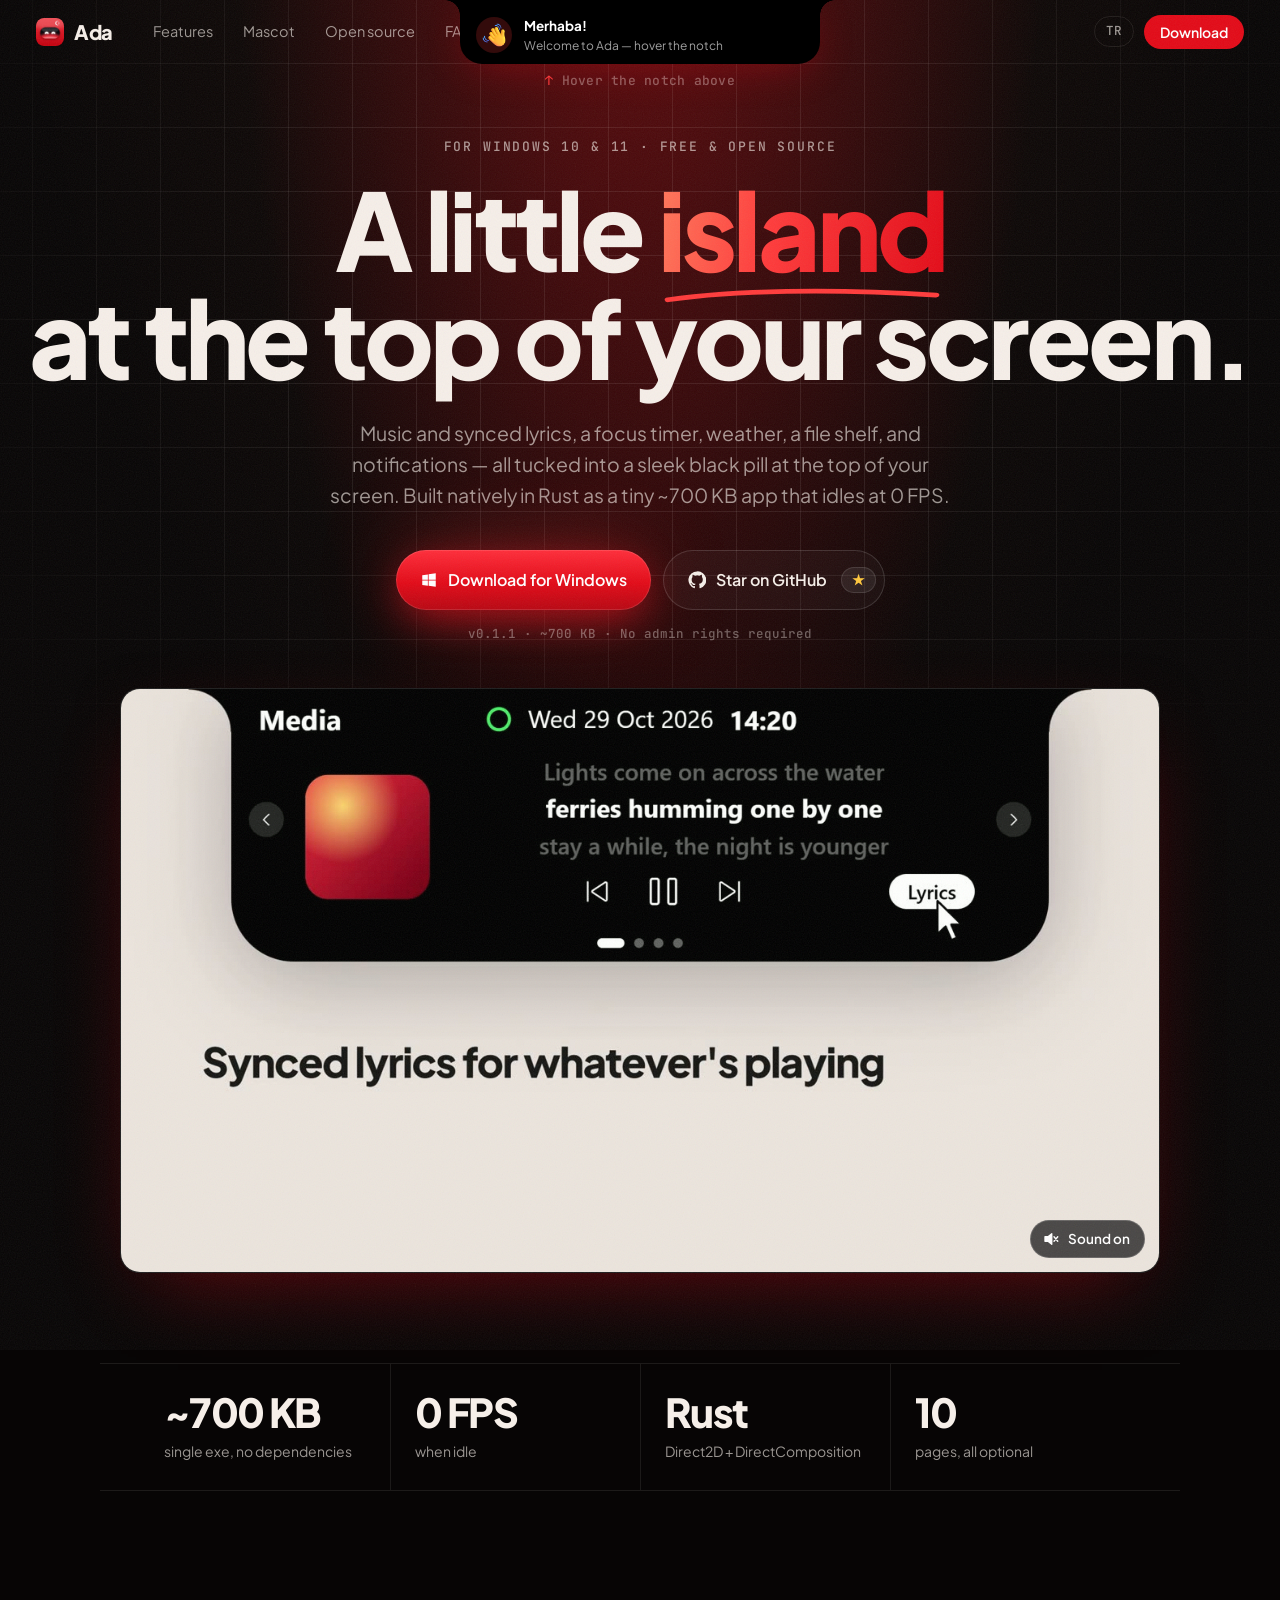
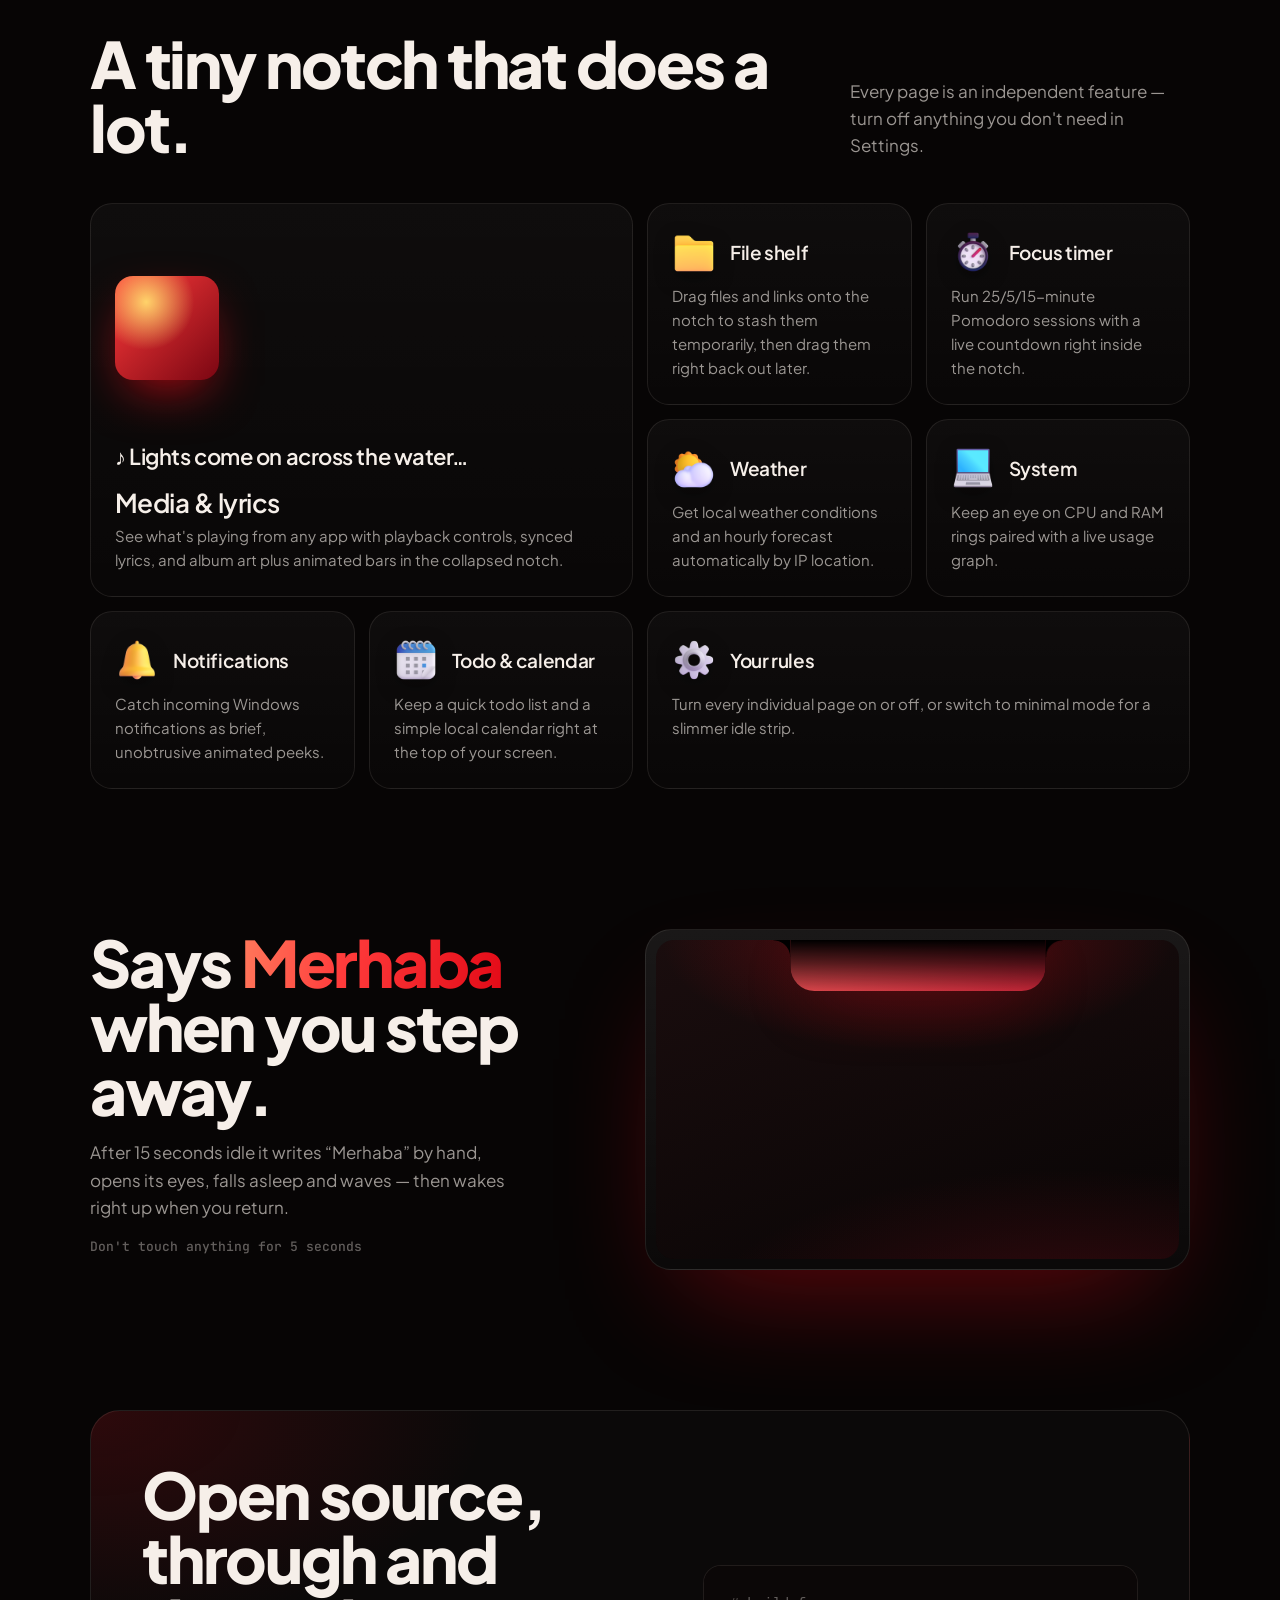
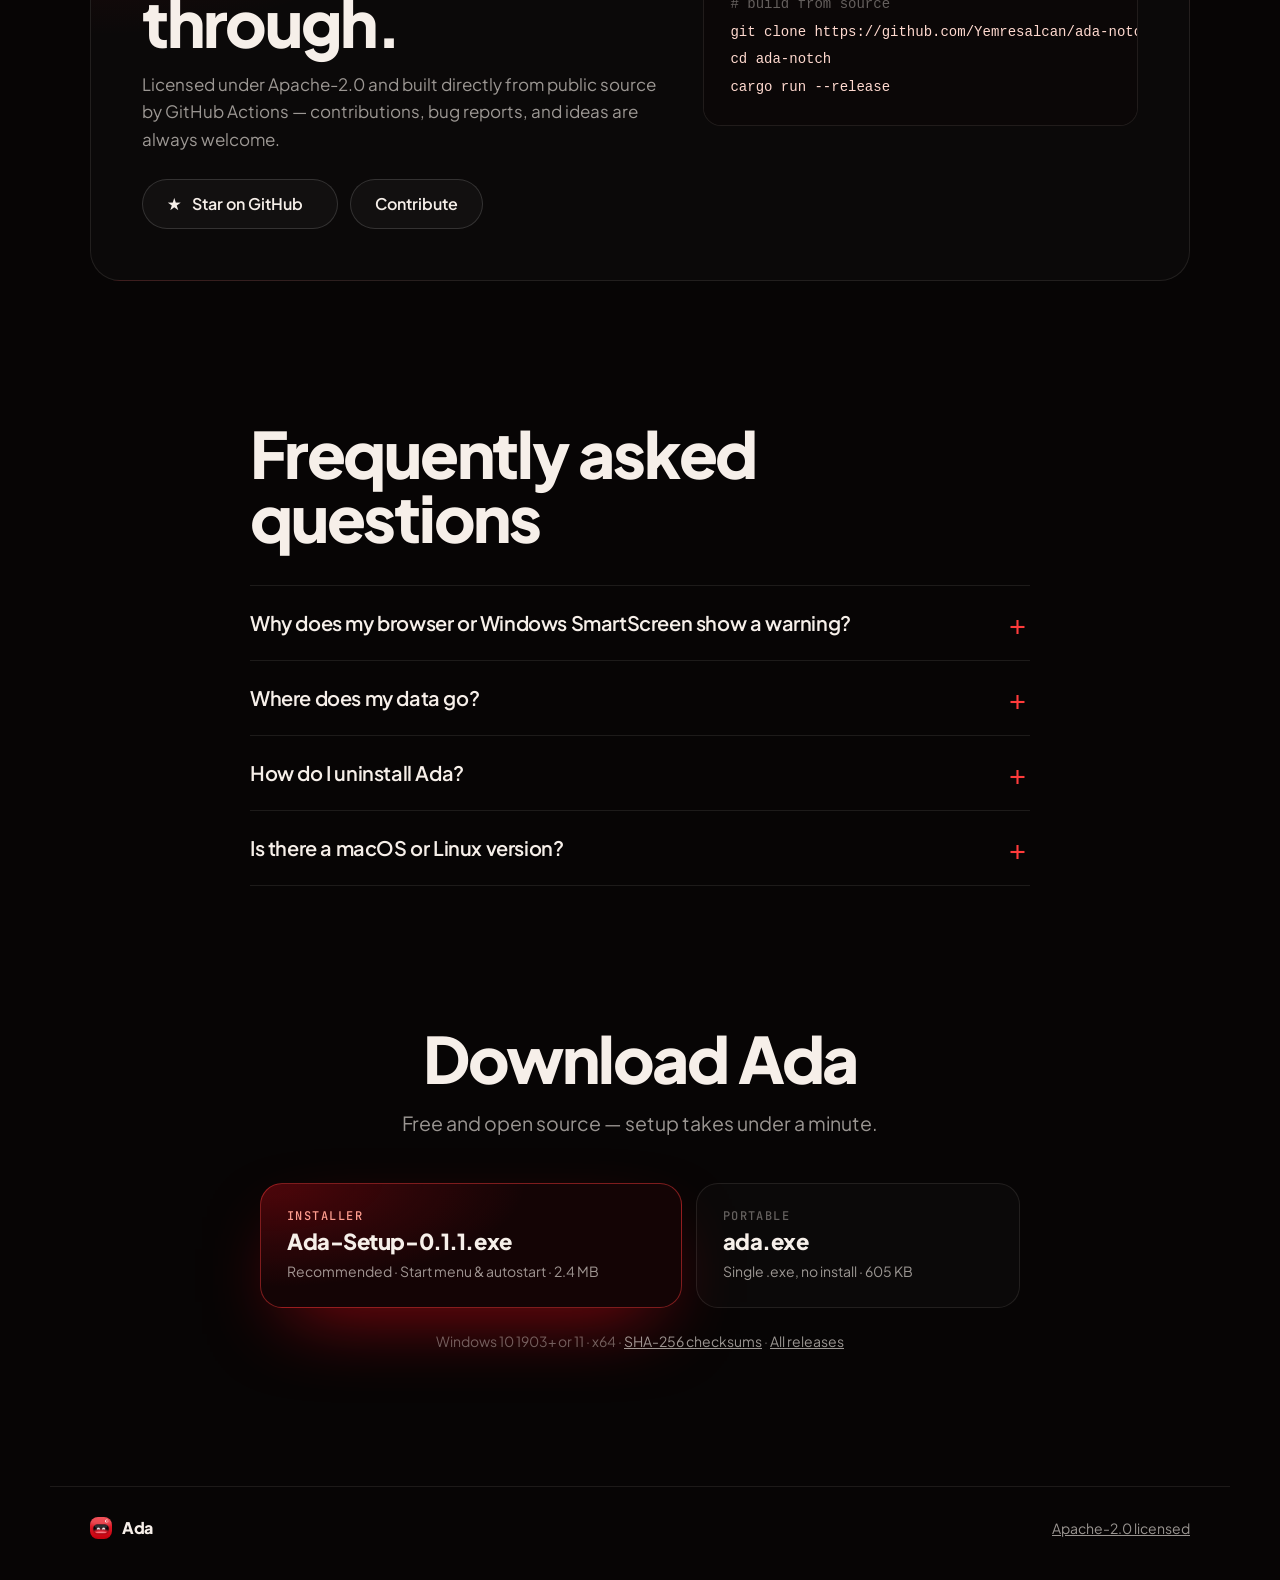
<file: docs/index.html>
<!doctype html>
<html lang="en">
<head>
  <meta charset="utf-8">
  <meta name="viewport" content="width=device-width, initial-scale=1">
  <title>Ada — Dynamic Island for Windows</title>
  <meta name="description" content="Ada is a free, open-source Dynamic Island for Windows 10 and 11: a small black notch at the top of the screen with media controls and synced lyrics, a focus timer, weather, CPU/RAM, a file shelf, todos, a calendar and notifications. Native Rust, ~700 KB, 0 FPS when idle.">
  <meta name="keywords" content="Dynamic Island for Windows, Windows notch, Windows 11 Dynamic Island, Windows 10, notch app, synced lyrics, now playing, focus timer, open source, Rust">
  <meta name="author" content="Yemresalcan">
  <meta name="robots" content="index, follow, max-image-preview:large">
  <link rel="canonical" href="https://yemresalcan.github.io/ada-notch/">

  <!-- Open Graph -->
  <meta property="og:type" content="website">
  <meta property="og:site_name" content="Ada">
  <meta property="og:url" content="https://yemresalcan.github.io/ada-notch/">
  <meta property="og:title" content="Ada — a Dynamic Island for Windows">
  <meta property="og:description" content="Free, open-source notch for Windows 10 & 11: now playing with synced lyrics, focus timer, weather, CPU/RAM, file shelf and more. Native Rust, ~700 KB.">
  <meta property="og:image" content="https://yemresalcan.github.io/ada-notch/assets/og.png">
  <meta property="og:image:width" content="1200">
  <meta property="og:image:height" content="630">
  <meta property="og:image:alt" content="Ada app icon with the text: A Dynamic Island for Windows — ~700 KB, Rust, free and open source">
  <meta property="og:video" content="https://yemresalcan.github.io/ada-notch/assets/ada-promo.mp4">
  <meta property="og:video:type" content="video/mp4">
  <meta property="og:video:width" content="1920">
  <meta property="og:video:height" content="1080">
  <meta property="og:locale" content="en_US">
  <meta property="og:locale:alternate" content="tr_TR">

  <!-- X / Twitter -->
  <meta name="twitter:card" content="summary_large_image">
  <meta name="twitter:site" content="@yesdev_exe">
  <meta name="twitter:creator" content="@yesdev_exe">
  <meta name="twitter:title" content="Ada — a Dynamic Island for Windows">
  <meta name="twitter:description" content="Free, open-source notch for Windows 10 & 11. Native Rust, ~700 KB, 0 FPS when idle.">
  <meta name="twitter:image" content="https://yemresalcan.github.io/ada-notch/assets/og.png">
  <meta name="twitter:image:alt" content="Ada — a Dynamic Island for Windows">

  <meta name="theme-color" content="#070505">
  <link rel="icon" type="image/png" href="assets/favicon.png">
  <link rel="apple-touch-icon" href="assets/icon.png">
  <link rel="alternate" type="text/plain" title="LLM summary" href="llms.txt">
  <link rel="preconnect" href="https://fonts.googleapis.com">
  <link rel="preconnect" href="https://fonts.gstatic.com" crossorigin>
  <link href="https://fonts.googleapis.com/css2?family=Caveat:wght@600&family=JetBrains+Mono:wght@500&family=Plus+Jakarta+Sans:wght@400;500;600;700;800&display=swap" rel="stylesheet">
  <link rel="stylesheet" href="notch.css?v=13">
  <link rel="stylesheet" href="styles.css?v=13">

  <script type="application/ld+json">
  {
    "@context": "https://schema.org",
    "@graph": [
      {
        "@type": "SoftwareApplication",
        "@id": "https://yemresalcan.github.io/ada-notch/#app",
        "name": "Ada",
        "alternateName": "Ada notch",
        "description": "A free, open-source Dynamic Island-style notch for Windows 10 and 11 with media controls and synced lyrics, a focus timer, weather, CPU and RAM monitor, file shelf, todos, a local calendar, notification previews and an idle mascot.",
        "applicationCategory": "UtilitiesApplication",
        "operatingSystem": "Windows 10, Windows 11",
        "url": "https://yemresalcan.github.io/ada-notch/",
        "downloadUrl": "https://github.com/Yemresalcan/ada-notch/releases/latest",
        "installUrl": "https://github.com/Yemresalcan/ada-notch/releases/latest",
        "image": "https://yemresalcan.github.io/ada-notch/assets/og.png",
        "screenshot": "https://yemresalcan.github.io/ada-notch/screenshot.png",
        "fileSize": "700KB",
        "license": "https://www.apache.org/licenses/LICENSE-2.0",
        "isAccessibleForFree": true,
        "offers": { "@type": "Offer", "price": "0", "priceCurrency": "USD" },
        "author": { "@type": "Person", "name": "Yemresalcan", "url": "https://github.com/Yemresalcan" },
        "codeRepository": "https://github.com/Yemresalcan/ada-notch",
        "programmingLanguage": "Rust",
        "featureList": [
          "Now playing from any app with synced lyrics",
          "Pomodoro focus timer",
          "Local weather (location by IP, no setup)",
          "CPU and RAM monitor",
          "File and link shelf with drag and drop",
          "Todo list and local calendar",
          "Windows notification previews",
          "Idle mascot that says Merhaba",
          "Every page can be turned off in Settings"
        ],
        "video": {
          "@type": "VideoObject",
          "name": "Ada — a Dynamic Island for Windows",
          "description": "23-second demo of Ada: synced lyrics, focus timer, weather, CPU/RAM and the idle mascot.",
          "contentUrl": "https://yemresalcan.github.io/ada-notch/assets/ada-promo.mp4",
          "thumbnailUrl": "https://yemresalcan.github.io/ada-notch/assets/ada-promo-poster.jpg",
          "uploadDate": "2026-10-29T22:13:00+03:00",
          "duration": "PT24S"
        }
      },
      {
        "@type": "WebSite",
        "@id": "https://yemresalcan.github.io/ada-notch/#site",
        "url": "https://yemresalcan.github.io/ada-notch/",
        "name": "Ada",
        "inLanguage": ["en", "tr"],
        "about": { "@id": "https://yemresalcan.github.io/ada-notch/#app" }
      },
      {
        "@type": "FAQPage",
        "mainEntity": [
          {
            "@type": "Question",
            "name": "Why does my browser or Windows SmartScreen show a warning?",
            "acceptedAnswer": {
              "@type": "Answer",
              "text": "Ada is new and not yet code-signed, so browsers and SmartScreen show a standard reputation warning — not a virus detection. Verify the download with SHA-256 against SHA256SUMS.txt, then choose “More info → Run anyway”."
            }
          },
          {
            "@type": "Question",
            "name": "Where does my data go?",
            "acceptedAnswer": {
              "@type": "Answer",
              "text": "Everything stays local in %APPDATA%\\Ada with zero telemetry. Only weather (MET Norway, location by IP) and synced lyrics (LRCLIB) are fetched when enabled."
            }
          },
          {
            "@type": "Question",
            "name": "How do I uninstall Ada?",
            "acceptedAnswer": {
              "@type": "Answer",
              "text": "Uninstall anytime from Settings › Apps, with an optional prompt to remove your local data. For the portable ada.exe, simply delete the file."
            }
          },
          {
            "@type": "Question",
            "name": "Is there a macOS or Linux version?",
            "acceptedAnswer": {
              "@type": "Answer",
              "text": "Windows only — the notch idea comes from Mac, and Ada brings it natively to Windows 10 and 11."
            }
          }
        ]
      }
    ]
  }
  </script>
</head>
<body>
  <div class="grain" aria-hidden="true"></div>

  <!-- The live notch: the page itself plays the Windows screen. -->
  <div class="ada" id="ada" data-state="collapsed" aria-label="Ada demo"></div>

  <header class="nav">
    <a class="brand" href="#top" aria-label="Ada">
      <img src="assets/icon.png" alt="" width="28" height="28">
      <span>Ada</span>
    </a>
    <nav class="nav-links">
      <a href="#features" data-i18n="nav.features">Features</a>
      <a href="#mascot" data-i18n="nav.mascot">Mascot</a>
      <a href="#opensource" data-i18n="nav.opensource">Open source</a>
      <a href="#faq" data-i18n="nav.faq">FAQ</a>
    </nav>
    <div class="nav-actions">
      <button class="lang" id="lang-toggle" type="button" aria-label="Language">EN</button>
      <a class="btn btn-small" data-download="setup" href="https://github.com/Yemresalcan/ada-notch/releases/latest" data-i18n="nav.download">Download</a>
    </div>
  </header>

  <main id="top">
    <section class="hero">
      <div class="hero-beam" aria-hidden="true"></div>
      <div class="hero-spot" aria-hidden="true"></div>
      <p class="hint"><span class="hint-arrow">↑</span> <span class="hint-hover" data-i18n="hero.hint">Hover the notch above</span><span class="hint-touch" data-i18n="hero.hint_touch">Tap the notch above</span></p>
      <p class="eyebrow reveal" data-i18n="hero.eyebrow">For Windows 10 &amp; 11 · Free &amp; open source</p>
      <h1 class="reveal" data-i18n-html="hero.title_html">A little <em>island</em><br>at the top of your screen.</h1>
      <p class="lede reveal" data-i18n="hero.sub">Music and synced lyrics, a focus timer, weather, a file shelf, and notifications — all tucked into a sleek black pill at the top of your screen. Built natively in Rust as a tiny ~700 KB app that idles at 0 FPS.</p>
      <div class="cta reveal">
        <a class="btn btn-primary" id="hero-download" data-download="setup" href="https://github.com/Yemresalcan/ada-notch/releases/latest">
          <svg viewBox="0 0 24 24" aria-hidden="true"><path d="M3 5.5 10.5 4.5v7H3zM11.5 4.4 21 3v8.5h-9.5zM3 12.5h7.5v7L3 18.5zM11.5 12.5H21V21l-9.5-1.4z"/></svg>
          <span data-i18n="hero.cta">Download for Windows</span>
        </a>
        <a class="btn btn-ghost btn-star" href="https://github.com/Yemresalcan/ada-notch">
          <svg viewBox="0 0 24 24" aria-hidden="true"><path d="M12 .5a11.5 11.5 0 0 0-3.6 22.4c.6.1.8-.3.8-.6v-2.2c-3.2.7-3.9-1.4-3.9-1.4-.5-1.3-1.3-1.7-1.3-1.7-1-.7.1-.7.1-.7 1.2.1 1.8 1.2 1.8 1.2 1 1.8 2.8 1.3 3.5 1 .1-.8.4-1.3.7-1.6-2.6-.3-5.2-1.3-5.2-5.7 0-1.3.4-2.3 1.2-3.1-.1-.3-.5-1.5.1-3.1 0 0 1-.3 3.2 1.2a11 11 0 0 1 5.8 0c2.2-1.5 3.2-1.2 3.2-1.2.6 1.6.2 2.8.1 3.1.8.8 1.2 1.9 1.2 3.1 0 4.4-2.7 5.4-5.2 5.7.4.4.8 1.1.8 2.2v3.3c0 .3.2.7.8.6A11.5 11.5 0 0 0 12 .5Z"/></svg>
          <span data-i18n="hero.cta2">Star on GitHub</span>
          <span class="star-pill" aria-hidden="true"><span class="star-icon">★</span><b class="star-count" data-stars></b></span>
        </a>
      </div>
      <p class="meta reveal" data-i18n="hero.meta">v0.1.1 · ~700 KB · No admin rights required</p>
      <div class="hero-video reveal">
        <video id="promo" src="assets/ada-promo.mp4" poster="assets/ada-promo-poster.jpg"
          muted autoplay loop playsinline preload="auto" aria-label="Ada promo video"
          title="Ada demo: synced lyrics, focus timer, weather, CPU/RAM and the idle mascot"></video>
        <button class="sound-btn" id="promo-sound" type="button" aria-pressed="false">
          <svg viewBox="0 0 24 24" aria-hidden="true"><path d="M4 9v6h4l5 4V5L8 9H4z"/><path class="wave" d="M16 9a4 4 0 0 1 0 6M18.5 6.5a7.5 7.5 0 0 1 0 11"/><path class="x" d="M16 9l5 6M21 9l-5 6"/></svg>
          <span class="lbl-on" data-i18n="hero.sound_on">Sound on</span>
          <span class="lbl-off" data-i18n="hero.sound_off">Sound off</span>
        </button>
      </div>
    </section>

    <section class="stats" aria-label="Ada in numbers">
      <div class="stat"><b data-i18n="stat.size.v">~700 KB</b><span data-i18n="stat.size.l">single exe, no dependencies</span></div>
      <div class="stat"><b data-i18n="stat.cpu.v">0 FPS</b><span data-i18n="stat.cpu.l">when idle</span></div>
      <div class="stat"><b data-i18n="stat.native.v">Rust</b><span data-i18n="stat.native.l">Direct2D + DirectComposition</span></div>
      <div class="stat"><b data-i18n="stat.pages.v">10</b><span data-i18n="stat.pages.l">pages, all optional</span></div>
    </section>

    <section class="features" id="features">
      <header class="section-head">
        <h2 data-i18n="feat.title">A tiny notch that does a lot.</h2>
        <p data-i18n="feat.sub">Every page is an independent feature — turn off anything you don't need in Settings.</p>
      </header>
      <div class="grid">
        <article class="card card-wide">
          <div class="card-art art-media" aria-hidden="true">
            <div class="cover"></div>
            <div class="track"><i></i><i></i><i></i><i></i><i></i></div>
            <div class="lyric"><span>♪ Lights come on across the water…</span></div>
          </div>
          <h3 data-i18n="feat.media.t">Media &amp; lyrics</h3>
          <p data-i18n="feat.media.d">See what's playing from any app with playback controls, synced lyrics, and album art plus animated bars in the collapsed notch.</p>
        </article>
        <article class="card">
          <div class="card-head">
            <img class="card-icon" src="assets/icons/shelf.png" alt="" width="44" height="44" loading="lazy">
            <h3 data-i18n="feat.shelf.t">File shelf</h3>
          </div>
          <p data-i18n="feat.shelf.d">Drag files and links onto the notch to stash them temporarily, then drag them right back out later.</p>
        </article>
        <article class="card">
          <div class="card-head">
            <img class="card-icon" src="assets/icons/focus.png" alt="" width="44" height="44" loading="lazy">
            <h3 data-i18n="feat.focus.t">Focus timer</h3>
          </div>
          <p data-i18n="feat.focus.d">Run 25/5/15-minute Pomodoro sessions with a live countdown right inside the notch.</p>
        </article>
        <article class="card">
          <div class="card-head">
            <img class="card-icon" src="assets/icons/weather.png" alt="" width="44" height="44" loading="lazy">
            <h3 data-i18n="feat.weather.t">Weather</h3>
          </div>
          <p data-i18n="feat.weather.d">Get local weather conditions and an hourly forecast automatically by IP location.</p>
        </article>
        <article class="card">
          <div class="card-head">
            <img class="card-icon" src="assets/icons/system.png" alt="" width="44" height="44" loading="lazy">
            <h3 data-i18n="feat.system.t">System</h3>
          </div>
          <p data-i18n="feat.system.d">Keep an eye on CPU and RAM rings paired with a live usage graph.</p>
        </article>
        <article class="card">
          <div class="card-head">
            <img class="card-icon" src="assets/icons/notify.png" alt="" width="44" height="44" loading="lazy">
            <h3 data-i18n="feat.notify.t">Notifications</h3>
          </div>
          <p data-i18n="feat.notify.d">Catch incoming Windows notifications as brief, unobtrusive animated peeks.</p>
        </article>
        <article class="card">
          <div class="card-head">
            <img class="card-icon" src="assets/icons/todo.png" alt="" width="44" height="44" loading="lazy">
            <h3 data-i18n="feat.todo.t">Todo &amp; calendar</h3>
          </div>
          <p data-i18n="feat.todo.d">Keep a quick todo list and a simple local calendar right at the top of your screen.</p>
        </article>
        <article class="card card-span2">
          <div class="card-head">
            <img class="card-icon" src="assets/icons/settings.png" alt="" width="44" height="44" loading="lazy">
            <h3 data-i18n="feat.settings.t">Your rules</h3>
          </div>
          <p data-i18n="feat.settings.d">Turn every individual page on or off, or switch to minimal mode for a slimmer idle strip.</p>
        </article>
      </div>
    </section>

    <section class="mascot" id="mascot">
      <div class="mascot-copy">
        <h2 data-i18n-html="mascot.title_html">Says <em>Merhaba</em><br>when you step away.</h2>
        <p data-i18n="mascot.sub">After 15 seconds idle it writes “Merhaba” by hand, opens its eyes, falls asleep and waves — then wakes right up when you return.</p>
        <p class="try" data-i18n="mascot.try">Don't touch anything for 5 seconds</p>
      </div>
      <div class="mascot-stage" aria-hidden="true">
        <div class="stage-screen">
          <div class="ada ada-demo" id="ada-demo" data-state="mascot"></div>
        </div>
      </div>
    </section>

    <section class="opensource" id="opensource">
      <div class="os-card">
        <div>
          <h2 data-i18n="os.title">Open source, through and through.</h2>
          <p data-i18n="os.sub">Licensed under Apache-2.0 and built directly from public source by GitHub Actions — contributions, bug reports, and ideas are always welcome.</p>
          <div class="cta">
            <a class="btn btn-ghost" href="https://github.com/Yemresalcan/ada-notch">
              <span aria-hidden="true">★</span> <span data-i18n="os.star">Star on GitHub</span> <b class="stars" data-stars></b>
            </a>
            <a class="btn btn-ghost" href="https://github.com/Yemresalcan/ada-notch/blob/main/CONTRIBUTING.md" data-i18n="os.contribute">Contribute</a>
          </div>
        </div>
        <pre class="code" aria-label="Build from source"><code><span class="c"># build from source</span>
git clone https://github.com/Yemresalcan/ada-notch
cd ada-notch
cargo run --release</code></pre>
      </div>
    </section>

    <section class="faq" id="faq">
      <h2 data-i18n="faq.title">Frequently asked questions</h2>
      <details>
        <summary data-i18n="faq.q1">Why does my browser or Windows SmartScreen show a warning?</summary>
        <p data-i18n="faq.a1">Ada is new and not yet code-signed, so browsers and SmartScreen show a standard reputation warning — not a virus detection. Verify the download with SHA-256 against SHA256SUMS.txt, then choose “More info → Run anyway”.</p>
      </details>
      <details>
        <summary data-i18n="faq.q2">Where does my data go?</summary>
        <p data-i18n="faq.a2">Everything stays local in %APPDATA%\Ada with zero telemetry. Only weather (MET Norway, location by IP) and synced lyrics (LRCLIB) are fetched when enabled.</p>
      </details>
      <details>
        <summary data-i18n="faq.q3">How do I uninstall Ada?</summary>
        <p data-i18n="faq.a3">Uninstall anytime from Settings › Apps, with an optional prompt to remove your local data. For the portable ada.exe, simply delete the file.</p>
      </details>
      <details>
        <summary data-i18n="faq.q4">Is there a macOS or Linux version?</summary>
        <p data-i18n="faq.a4">Windows only — the notch idea comes from Mac, and Ada brings it natively to Windows 10 and 11.</p>
      </details>
    </section>

    <section class="download" id="download">
      <h2 data-i18n="dl.title">Download Ada</h2>
      <p class="lede" data-i18n="dl.sub">Free and open source — setup takes under a minute.</p>
      <div class="dl-grid">
        <a class="dl-card dl-primary" id="dl-setup" href="https://github.com/Yemresalcan/ada-notch/releases/latest">
          <span class="dl-kicker" data-i18n="dl.setup">Installer</span>
          <b>Ada-Setup-<span data-version>0.1.1</span>.exe</b>
          <span class="dl-note"><span data-i18n="dl.setup_note">Recommended · Start menu &amp; autostart</span> · <span data-size="setup">2.4 MB</span></span>
        </a>
        <a class="dl-card" id="dl-portable" href="https://github.com/Yemresalcan/ada-notch/releases/latest">
          <span class="dl-kicker" data-i18n="dl.portable">Portable</span>
          <b>ada.exe</b>
          <span class="dl-note"><span data-i18n="dl.portable_note">Single .exe, no install</span> · <span data-size="portable">605 KB</span></span>
        </a>
      </div>
      <p class="dl-foot">
        <span data-i18n="dl.req">Windows 10 1903+ or 11 · x64</span> ·
        <a id="dl-sha" href="https://github.com/Yemresalcan/ada-notch/releases/latest" data-i18n="dl.sha">SHA-256 checksums</a> ·
        <a href="https://github.com/Yemresalcan/ada-notch/releases" data-i18n="dl.all">All releases</a>
      </p>
    </section>
  </main>

  <footer class="footer">
    <span class="brand"><img src="assets/icon.png" alt="" width="22" height="22"> Ada</span>
    <span><a href="https://github.com/Yemresalcan/ada-notch/blob/main/LICENSE" data-i18n="footer.license">Apache-2.0 licensed</a></span>
  </footer>

  <script src="notch.js?v=13" defer></script>
  <script src="js/i18n.js?v=13" defer></script>
  <script src="js/release.js?v=13" defer></script>
  <script src="main.js?v=13" defer></script>
</body>
</html>
</file>
<file: docs/notch.css>
/* Live Ada notch replica (same geometry as the app: 150x30 collapsed,
   420x140 expanded, concave top "ears", springy resize). */
.ada {
  --w: 230px;
  --h: 30px;
  --r: 14px;
  --ear: 10px;
  position: fixed;
  top: 0;
  left: 50%;
  transform: translateX(-50%);
  z-index: 60;
  font-family: "Segoe UI Variable Text", "Segoe UI", "Plus Jakarta Sans", sans-serif;
  color: #fff;
  user-select: none;
}
.ada[data-state="collapsed"] { --w: 230px; --h: 30px; --r: 14px; --ear: 10px; }
.ada[data-state="mascot"] { --w: 150px; --h: 30px; --r: 14px; --ear: 10px; }
.ada[data-state="peek"] { --w: 360px; --h: 64px; --r: 22px; --ear: 15px; }
.ada[data-state="expanded"] { --w: 420px; --h: 140px; --r: 32px; --ear: 22px; }

.ada-body {
  position: relative;
  width: var(--w);
  height: var(--h);
  background: #000;
  border-radius: 0 0 var(--r) var(--r);
  transition:
    width 0.62s cubic-bezier(0.34, 1.42, 0.52, 1),
    height 0.62s cubic-bezier(0.34, 1.42, 0.52, 1),
    border-radius 0.5s ease;
  box-shadow: 0 10px 40px -10px rgba(227, 10, 23, 0.35);
}
/* Concave ears: a square minus a quarter circle, flush with the top edge. */
.ada-body::before,
.ada-body::after {
  content: "";
  position: absolute;
  top: 0;
  width: var(--ear);
  height: var(--ear);
  transition: width 0.5s, height 0.5s;
}
.ada-body::before { right: 100%; background: radial-gradient(circle at 0 100%, transparent calc(var(--ear) - 0.5px), #000 var(--ear)); }
.ada-body::after { left: 100%; background: radial-gradient(circle at 100% 100%, transparent calc(var(--ear) - 0.5px), #000 var(--ear)); }

.ada-layer {
  position: absolute;
  inset: 0;
  opacity: 0;
  pointer-events: none;
  transition: opacity 0.25s ease;
  overflow: hidden;
  border-radius: inherit;
}
.ada[data-state="collapsed"] .ada-collapsed,
.ada[data-state="peek"] .ada-peek,
.ada[data-state="mascot"] .ada-mascot,
.ada[data-state="expanded"] .ada-panel { opacity: 1; pointer-events: auto; transition-delay: 0.18s; }

/* ---- collapsed: live activity (music) ---- */
.ada-collapsed { display: flex; align-items: center; gap: 10px; padding: 0 14px 0 10px; }
.ada-art { width: 20px; height: 20px; flex: none; border-radius: 5px; background: radial-gradient(circle at 30% 25%, #ffd36a, transparent 50%), linear-gradient(135deg, #ff3b3b, #7a0612); }
.ada-song { flex: 1; min-width: 0; font-size: 11px; color: rgba(255, 255, 255, 0.62); white-space: nowrap; overflow: hidden; text-overflow: ellipsis; }
.ada-bars { display: flex; gap: 2.5px; align-items: center; height: 14px; }
.ada-bars i { width: 2.5px; height: 30%; border-radius: 2px; background: #fff; animation: ada-eq 0.9s ease-in-out infinite; }
.ada-bars i:nth-child(2) { animation-delay: -0.25s; }
.ada-bars i:nth-child(3) { animation-delay: -0.5s; }
.ada-bars i:nth-child(4) { animation-delay: -0.12s; }
@keyframes ada-eq { 50% { height: 100%; } }

/* ---- peek ---- */
.ada-peek { display: flex; align-items: center; gap: 12px; padding: 6px 18px 0 16px; }
.ada-bubble { width: 36px; height: 36px; flex: none; display: grid; place-items: center; border-radius: 50%; background: rgba(255, 59, 59, 0.2); overflow: visible; }
.ada-bubble img { width: 26px; height: 26px; display: block; transform-origin: 70% 80%; animation: ada-peek-wave 1.6s ease-in-out 2; }
@keyframes ada-peek-wave { 0%, 100% { transform: rotate(0); } 20% { transform: rotate(-16deg); } 40% { transform: rotate(12deg); } 60% { transform: rotate(-10deg); } 80% { transform: rotate(6deg); } }
.ada-peek b { display: block; font-size: 13.5px; }
.ada-peek b + span { display: block; font-size: 12px; color: rgba(255, 255, 255, 0.62); white-space: nowrap; overflow: hidden; text-overflow: ellipsis; }

/* ---- expanded panel ---- */
.ada-panel { font-size: 12px; }
.ada-head { position: absolute; left: 0; right: 0; top: 0; height: 30px; display: flex; align-items: center; justify-content: center; gap: 8px; }
.ada-title { position: absolute; left: 14px; font-weight: 700; font-size: 14.5px; }
.ada-date { color: #fff; font-size: 12.5px; }
.ada-clock { font-weight: 700; font-size: 13.5px; }
.ada-ring { width: 15px; height: 15px; }
.ada-viewport { position: absolute; left: 38px; right: 38px; top: 32px; height: 88px; overflow: hidden; }
.ada-track { display: flex; height: 100%; transition: transform 0.55s cubic-bezier(0.34, 1.2, 0.5, 1); }
.ada-page { flex: 0 0 100%; height: 100%; position: relative; }
.ada-arrow {
  position: absolute;
  top: 67px;
  width: 18px;
  height: 18px;
  margin-top: -9px;
  border: 0;
  border-radius: 50%;
  background: rgba(255, 255, 255, 0.14);
  color: #fff;
  font: 10px/18px sans-serif;
  padding: 0;
  cursor: pointer;
}
.ada-arrow:hover { background: rgba(255, 255, 255, 0.24); }
.ada-prev { left: 9px; }
.ada-next { right: 9px; }
.ada-dots { position: absolute; bottom: 7px; left: 0; right: 0; display: flex; justify-content: center; gap: 5px; }
.ada-dots button { width: 5px; height: 5px; padding: 0; border: 0; border-radius: 3px; background: rgba(255, 255, 255, 0.38); cursor: pointer; transition: width 0.3s, background 0.3s; }
.ada-dots button.on { width: 14px; background: #fff; }

/* pages */
.pg-media { display: flex; gap: 14px; align-items: center; }
.pg-media .cover { width: 64px; height: 64px; flex: none; border-radius: 12px; background: radial-gradient(circle at 30% 25%, #ffd36a, transparent 45%), linear-gradient(135deg, #ff3b3b, #7a0612); }
.pg-media .info { flex: 1; min-width: 0; }
.pg-media b { display: block; font-size: 14px; }
.pg-media .artist { color: rgba(255, 255, 255, 0.62); font-size: 12px; }
.pg-media .bar { height: 3px; margin: 9px 0 4px; border-radius: 2px; background: rgba(255, 255, 255, 0.14); overflow: hidden; }
.pg-media .bar i { display: block; height: 100%; width: 35%; background: #fff; border-radius: 2px; transition: width 1s linear; }
.pg-media .ctrls { display: flex; gap: 22px; justify-content: center; font-size: 13px; }
.pg-ring { display: flex; align-items: center; gap: 18px; height: 100%; }
.pg-ring .big { position: relative; width: 70px; height: 70px; flex: none; }
.pg-ring .big svg { width: 100%; height: 100%; transform: rotate(-90deg); }
.pg-ring .big b { position: absolute; inset: 0; display: grid; place-items: center; font-size: 14px; }
.pg-ring .pills { display: flex; gap: 6px; flex-wrap: wrap; }
.pg-ring .pills span { padding: 6px 12px; border-radius: 12px; background: rgba(255, 255, 255, 0.08); font-size: 12px; }
.pg-ring .note { margin-top: 8px; font-size: 11px; color: rgba(255, 255, 255, 0.5); }
.pg-weather { display: flex; align-items: center; gap: 16px; height: 100%; }
.pg-weather .now { display: flex; align-items: center; gap: 6px; }
.pg-weather .emoji { font-size: 30px; }
.pg-weather .temp { font-size: 28px; font-weight: 700; }
.pg-weather .cond { font-size: 11px; color: rgba(255, 255, 255, 0.62); }
.pg-weather .hours { flex: 1; display: flex; justify-content: space-between; padding: 8px 10px; border-radius: 10px; background: rgba(255, 255, 255, 0.08); text-align: center; font-size: 11px; }
.pg-weather .hours span { display: block; color: rgba(255, 255, 255, 0.62); }
.pg-system { display: flex; align-items: center; gap: 14px; height: 100%; }
.pg-system .gauge { position: relative; width: 56px; height: 56px; flex: none; text-align: center; }
.pg-system .gauge svg { width: 100%; height: 100%; transform: rotate(-90deg); }
.pg-system .gauge b { position: absolute; inset: 0; display: grid; place-items: center; font-size: 12px; }
.pg-system .spark { flex: 1; height: 64px; border-radius: 10px; background: rgba(255, 255, 255, 0.08); padding: 6px 8px; }
.pg-system .spark svg { width: 100%; height: 100%; }
.ring-track { fill: none; stroke-width: 5; }
.ring-value { fill: none; stroke-width: 5; stroke-linecap: round; transition: stroke-dashoffset 0.8s ease; }

/* ---- mascot ---- */
.ada-mascot { border-radius: 0 0 var(--r) var(--r); }
.ada-glow {
  position: absolute;
  inset: 0;
  background: linear-gradient(90deg, #ff5459, #c8102e);
  opacity: 0;
  transition: opacity 0.6s;
  animation: ada-shimmer 4s ease-in-out infinite alternate;
  background-size: 160% 100%;
}
.ada-glow::after { content: ""; position: absolute; inset: 0; background: linear-gradient(#000 0%, rgba(0, 0, 0, 0.6) 45%, transparent 100%); }
@keyframes ada-shimmer { to { background-position: 100% 0; } }
.ada-hello {
  position: absolute;
  inset: 0;
  display: grid;
  place-items: center;
  font: 600 21px/1 "Caveat", "Segoe Script", cursive;
  color: #fff;
  clip-path: inset(0 100% 0 0);
  opacity: 0;
}
.ada-eyes { position: absolute; inset: 0; display: flex; justify-content: center; align-items: center; gap: 13px; opacity: 0; transition: opacity 0.4s; padding-top: 2px; }
.ada-eye {
  width: 8px;
  height: 12px;
  border-radius: 50%;
  background: #fff;
  box-shadow: 0 0 10px 2px rgba(255, 220, 220, 0.7);
  transition: transform 0.35s cubic-bezier(0.34, 1.5, 0.6, 1), height 0.25s, border-radius 0.25s;
}
.ada-hand {
  position: absolute;
  top: 6px;
  left: calc(50% + 19px);
  width: 18px;
  height: 18px;
  background: url("assets/hand.png") center / contain no-repeat;
  transform-origin: 30% 85%;
  transform: scale(0);
}

/* mascot phases (set on .ada as data-phase) */
.ada[data-phase="greeting"] .ada-glow,
.ada[data-phase="looking"] .ada-glow,
.ada[data-phase="sleeping"] .ada-glow,
.ada[data-phase="waking"] .ada-glow { opacity: 0.85; }
.ada[data-phase="greeting"] .ada-hello { animation: ada-write 3.1s ease forwards; }
@keyframes ada-write {
  0% { opacity: 1; clip-path: inset(0 100% 0 0); }
  52% { opacity: 1; clip-path: inset(0 0 0 0); }
  84% { opacity: 1; clip-path: inset(0 0 0 0); }
  100% { opacity: 0; clip-path: inset(0 0 0 0); }
}
.ada[data-phase="looking"] .ada-eyes,
.ada[data-phase="sleeping"] .ada-eyes,
.ada[data-phase="waking"] .ada-eyes { opacity: 1; }
.ada[data-phase="looking"] .ada-eyes { animation: ada-look 3s ease-in-out infinite; }
@keyframes ada-look { 0%, 100% { transform: translateX(0); } 30% { transform: translateX(-3.5px); } 70% { transform: translateX(3.5px); } }
.ada[data-phase="looking"] .ada-eye { animation: ada-blink 3.6s infinite; }
@keyframes ada-blink { 0%, 92%, 100% { transform: scaleY(1); } 95% { transform: scaleY(0.1); } }
/* sleeping: "^ ^" eyes and a waving 3D hand */
.ada[data-phase="sleeping"] .ada-eye {
  height: 6px;
  width: 11px;
  background: transparent;
  border: 2.6px solid #fff;
  border-bottom: 0;
  border-radius: 11px 11px 0 0;
  box-shadow: 0 -3px 10px -2px rgba(255, 220, 220, 0.7);
}
.ada[data-phase="sleeping"] .ada-hand { animation: ada-wave 4s ease-in-out infinite; }
@keyframes ada-wave {
  0% { transform: scale(0) rotate(0); }
  6% { transform: scale(1.15) rotate(0); }
  10%, 18%, 26%, 34% { transform: scale(1) rotate(-20deg); }
  14%, 22%, 30%, 38% { transform: scale(1) rotate(20deg); }
  42% { transform: scale(1) rotate(0); }
  47%, 100% { transform: scale(0) rotate(0); }
}
.ada[data-phase="waking"] .ada-eye { transform: translateX(var(--look, 0px)) scale(1.18); }

/* demo instance inside the mascot section */
.ada-demo {
  position: absolute;
  top: 0;
  left: 50%;
  transform: translateX(-50%) scale(1.7);
  transform-origin: 50% 0;
  z-index: 1;
}
@media (max-width: 600px) {
  .ada:not(.ada-demo) { transform: translateX(-50%) scale(0.8); transform-origin: 50% 0; }
  .ada-demo { transform: translateX(-50%) scale(1.25); }
}
</file>
<file: docs/styles.css>
/* Ada landing page — "a red island in the night". */
:root {
  --bg: #070505;
  --bg-2: #0e0909;
  --ink: #f6efe9;
  --muted: rgba(246, 239, 233, 0.62);
  --faint: rgba(246, 239, 233, 0.38);
  --line: rgba(246, 239, 233, 0.09);
  --red: #e30a17;
  --red-hot: #ff3b3b;
  --ember: #ff6a3d;
  --radius: 22px;
  --display: "Plus Jakarta Sans", "Segoe UI", sans-serif;
  --body: "Plus Jakarta Sans", "Segoe UI", sans-serif;
  --mono: "JetBrains Mono", ui-monospace, monospace;
}

* { box-sizing: border-box; }
html { scroll-behavior: smooth; }
body {
  margin: 0;
  background: var(--bg);
  color: var(--ink);
  font: 400 17px/1.6 var(--body);
  -webkit-font-smoothing: antialiased;
  overflow-x: hidden;
  /* The notch's light falls on the top of the page. */
  background-image:
    radial-gradient(ellipse 46% 38% at 50% -6%, rgba(227, 10, 23, 0.42), transparent 70%),
    radial-gradient(ellipse 80% 60% at 50% -20%, rgba(255, 106, 61, 0.10), transparent 70%);
  background-repeat: no-repeat;
}
main, .nav, .footer { position: relative; z-index: 1; }
a { color: inherit; }
img { display: block; }
::selection { background: var(--red); color: #fff; }

.grain {
  position: fixed;
  inset: -50%;
  z-index: 50;
  pointer-events: none;
  opacity: 0.07;
  background-image: url("data:image/svg+xml,%3Csvg xmlns='http://www.w3.org/2000/svg' width='160' height='160'%3E%3Cfilter id='n'%3E%3CfeTurbulence type='fractalNoise' baseFrequency='.85' numOctaves='3' stitchTiles='stitch'/%3E%3C/filter%3E%3Crect width='100%25' height='100%25' filter='url(%23n)'/%3E%3C/svg%3E");
  animation: grain 1.2s steps(6) infinite;
}
@keyframes grain {
  0% { transform: translate(0, 0); }
  33% { transform: translate(-3%, 2%); }
  66% { transform: translate(2%, -3%); }
  100% { transform: translate(0, 0); }
}

/* ---- nav (leaves the top center free for the notch) ---- */
.nav {
  position: fixed;
  top: 0;
  left: 0;
  right: 0;
  display: flex;
  align-items: center;
  justify-content: space-between;
  padding: 14px clamp(16px, 3vw, 36px);
  z-index: 40;
  pointer-events: none;
}
.nav > * { pointer-events: auto; }
.nav::before {
  content: "";
  position: absolute;
  inset: 0;
  background: linear-gradient(var(--bg) 20%, transparent);
  z-index: -1;
  opacity: var(--nav-fill, 0);
  transition: opacity 0.3s;
}
.brand {
  display: inline-flex;
  align-items: center;
  gap: 10px;
  font: 800 20px/1 var(--display);
  letter-spacing: -0.02em;
  text-decoration: none;
}
.brand img { border-radius: 8px; }
.nav-links { display: flex; gap: 6px; margin-right: auto; margin-left: 28px; }
.nav-links a {
  font-size: 14.5px;
  color: var(--muted);
  text-decoration: none;
  padding: 6px 12px;
  border-radius: 999px;
  transition: color 0.2s, background 0.2s;
}
.nav-links a:hover { color: var(--ink); background: rgba(255, 255, 255, 0.05); }
.nav-actions { display: flex; align-items: center; gap: 10px; }
.lang {
  font: 500 12.5px/1 var(--mono);
  color: var(--muted);
  background: none;
  border: 1px solid var(--line);
  border-radius: 999px;
  padding: 8px 11px;
  cursor: pointer;
}
.lang:hover { color: var(--ink); border-color: rgba(255, 255, 255, 0.25); }
/* Keep the links clear of the notch on narrower screens. */
@media (max-width: 1080px) { .nav-links { display: none; } }

/* ---- buttons ---- */
.btn {
  display: inline-flex;
  align-items: center;
  gap: 10px;
  font: 600 16px/1 var(--body);
  text-decoration: none;
  border-radius: 999px;
  padding: 16px 24px;
  transition: transform 0.25s cubic-bezier(.34, 1.56, .64, 1), box-shadow 0.25s, background 0.25s, border-color 0.25s;
}
.btn svg { width: 18px; height: 18px; fill: currentColor; }
.btn:hover { transform: translateY(-2px); }
.btn-primary {
  color: #fff;
  background: linear-gradient(180deg, #ff2d3a, var(--red) 55%, #b80712);
  box-shadow: 0 0 0 1px rgba(255, 255, 255, 0.12) inset, 0 12px 40px -8px rgba(227, 10, 23, 0.75), 0 0 80px -10px rgba(255, 59, 59, 0.5);
}
.btn-primary:hover { box-shadow: 0 0 0 1px rgba(255, 255, 255, 0.2) inset, 0 16px 50px -8px rgba(227, 10, 23, 0.95), 0 0 120px -10px rgba(255, 59, 59, 0.7); }
.btn-ghost { color: var(--ink); border: 1px solid rgba(255, 255, 255, 0.14); background: rgba(255, 255, 255, 0.03); }
.btn-ghost:hover { border-color: rgba(255, 255, 255, 0.3); background: rgba(255, 255, 255, 0.06); }
/* GitHub star button: label + a pill with the live star count. */
.btn-star { padding-right: 8px; }
.star-pill {
  display: inline-flex;
  align-items: center;
  gap: 5px;
  margin-left: 4px;
  padding: 5px 10px;
  border-radius: 999px;
  background: rgba(255, 255, 255, 0.07);
  border: 1px solid rgba(255, 255, 255, 0.12);
  font: 600 13px/1 var(--mono);
  color: var(--ink);
}
.star-icon {
  color: #ffc83d;
  font-size: 14px;
  line-height: 1;
  display: inline-block;
  transition: transform 0.4s cubic-bezier(0.3, 1.6, 0.5, 1), text-shadow 0.3s;
}
.star-count:empty { display: none; }
.btn-star:hover .star-icon { transform: scale(1.3) rotate(72deg); text-shadow: 0 0 12px rgba(255, 200, 61, 0.8); }
.btn-star:hover .star-pill { border-color: rgba(255, 200, 61, 0.45); }
.btn-small { padding: 10px 16px; font-size: 14px; color: #fff; background: var(--red); }
.btn-small:hover { background: var(--red-hot); }

/* ---- hero ---- */
.hero {
  min-height: 100svh;
  display: flex;
  flex-direction: column;
  align-items: center;
  justify-content: center;
  text-align: center;
  padding: 140px 20px 90px;
  position: relative;
}
.hero::before {
  /* Faint blueprint grid, fading out toward the bottom of the hero. */
  content: "";
  position: absolute;
  inset: 0;
  background-image: linear-gradient(var(--line) 1px, transparent 1px), linear-gradient(90deg, var(--line) 1px, transparent 1px);
  background-size: 64px 64px;
  background-position: center -1px;
  -webkit-mask-image: radial-gradient(ellipse 80% 70% at 50% 20%, #000 30%, transparent 80%);
  mask-image: radial-gradient(ellipse 80% 70% at 50% 20%, #000 30%, transparent 80%);
  pointer-events: none;
  z-index: -1;
}
.hero-beam {
  position: absolute;
  top: 0;
  left: 0;
  right: 0;
  margin: 0 auto;
  width: min(760px, 90vw);
  height: 70vh;
  rotate: var(--tilt, 0deg);
  transform-origin: 50% 0;
  transition: rotate 0.25s linear;
  background: conic-gradient(from 180deg at 50% 0%, transparent 155deg, rgba(255, 59, 59, 0.16) 175deg, rgba(255, 106, 61, 0.22) 180deg, rgba(255, 59, 59, 0.16) 185deg, transparent 205deg);
  filter: blur(18px);
  pointer-events: none;
  animation: beam 7s ease-in-out infinite;
}
@keyframes beam { 50% { opacity: 0.55; transform: scaleX(1.15); } }
/* Light that follows the cursor (main.js sets --hx/--hy/--hon/--tilt on .hero). */
.hero-spot {
  position: absolute;
  inset: 0;
  pointer-events: none;
  z-index: -1;
  opacity: var(--hon, 0);
  transition: opacity 0.6s ease;
  background: radial-gradient(520px circle at var(--hx, 50%) var(--hy, 30%), rgba(255, 40, 40, 0.30), rgba(227, 10, 23, 0.10) 40%, transparent 70%);
}
.hero-spot::after {
  /* the grid, brighter, visible only around the cursor */
  content: "";
  position: absolute;
  inset: 0;
  background-image: linear-gradient(rgba(255, 90, 90, 0.32) 1px, transparent 1px), linear-gradient(90deg, rgba(255, 90, 90, 0.32) 1px, transparent 1px);
  background-size: 64px 64px;
  background-position: center -1px;
  -webkit-mask-image: radial-gradient(260px circle at var(--hx, 50%) var(--hy, 30%), #000, transparent 75%);
  mask-image: radial-gradient(260px circle at var(--hx, 50%) var(--hy, 30%), #000, transparent 75%);
}
.hint {
  position: absolute;
  top: 74px;
  margin: 0;
  font: 500 13px/1 var(--mono);
  color: var(--faint);
  letter-spacing: 0.02em;
  transition: opacity 0.4s;
}
.hint-arrow { display: inline-block; animation: nudge 1.6s ease-in-out infinite; color: var(--red-hot); }
@keyframes nudge { 50% { transform: translateY(-5px); } }
body.notch-touched .hint { opacity: 0; }
.hint-touch { display: none; }
@media (hover: none) {
  .hint-hover { display: none; }
  .hint-touch { display: inline; }
}
.eyebrow {
  margin: 0 0 22px;
  font: 500 13px/1 var(--mono);
  text-transform: uppercase;
  letter-spacing: 0.14em;
  color: var(--muted);
}
h1, h2 { font-family: var(--display); letter-spacing: -0.035em; line-height: 1.0; margin: 0; }
h1 { font-size: clamp(3rem, 8.4vw, 7.6rem); font-weight: 800; }
h1 em, h2 em {
  font-style: normal;
  color: transparent;
  background: linear-gradient(100deg, #ff7a5c 0%, var(--red-hot) 40%, var(--red) 100%);
  -webkit-background-clip: text;
  background-clip: text;
  position: relative;
}
h1 em::after {
  /* A hand-drawn swash under the accent word. */
  content: "";
  position: absolute;
  left: 2%;
  right: 2%;
  bottom: -0.08em;
  height: 0.16em;
  background: url("data:image/svg+xml,%3Csvg xmlns='http://www.w3.org/2000/svg' viewBox='0 0 200 20' preserveAspectRatio='none'%3E%3Cpath d='M3 14 C 50 4, 120 2, 197 9' fill='none' stroke='%23ff3b3b' stroke-width='5' stroke-linecap='round'/%3E%3C/svg%3E") no-repeat center / 100% 100%;
}
.lede { max-width: 620px; margin: 28px auto 0; font-size: clamp(17px, 1.6vw, 19.5px); color: var(--muted); }
.cta { display: flex; flex-wrap: wrap; gap: 12px; justify-content: center; margin-top: 38px; }
.meta { margin: 18px 0 0; font: 500 12.5px/1 var(--mono); color: var(--faint); }

.reveal { opacity: 0; transform: translateY(18px); animation: rise 0.9s cubic-bezier(.2, .8, .2, 1) forwards; }
.hero .reveal:nth-of-type(1) { animation-delay: 0.1s; }
.hero h1.reveal { animation-delay: 0.22s; }
.hero .lede.reveal { animation-delay: 0.38s; }
.hero .cta.reveal { animation-delay: 0.52s; }
.hero .meta.reveal { animation-delay: 0.66s; }
@keyframes rise { to { opacity: 1; transform: none; } }

/* Promo video under the hero CTA: plays muted on load, sound on demand. */
.hero-video {
  position: relative;
  width: min(1040px, 100%);
  margin: 48px auto 0;
  border-radius: 20px;
  overflow: hidden;
  border: 1px solid rgba(255, 255, 255, 0.12);
  background: #000;
  box-shadow: 0 30px 80px -30px rgba(227, 10, 23, 0.45), 0 12px 40px rgba(0, 0, 0, 0.5);
  aspect-ratio: 16 / 9;
}
.hero-video video { display: block; width: 100%; height: 100%; object-fit: cover; }
.hero .hero-video.reveal { animation-delay: 0.8s; }
.sound-btn {
  position: absolute;
  right: 14px;
  bottom: 14px;
  display: inline-flex;
  align-items: center;
  gap: 8px;
  padding: 9px 14px 9px 11px;
  border: 1px solid rgba(255, 255, 255, 0.18);
  border-radius: 999px;
  background: rgba(10, 10, 12, 0.72);
  backdrop-filter: blur(8px);
  color: #fff;
  font: 600 13.5px/1 var(--body);
  cursor: pointer;
  transition: background 0.2s, border-color 0.2s, transform 0.2s;
}
.sound-btn:hover { background: rgba(227, 10, 23, 0.85); border-color: rgba(255, 90, 90, 0.6); transform: translateY(-1px); }
.sound-btn svg { width: 18px; height: 18px; fill: none; stroke: currentColor; stroke-width: 1.8; stroke-linecap: round; stroke-linejoin: round; }
.sound-btn svg path:first-child { fill: currentColor; }
.sound-btn .wave, .sound-btn .lbl-off { display: none; }
.sound-btn[aria-pressed="true"] .wave, .sound-btn[aria-pressed="true"] .lbl-off { display: inline; }
.sound-btn[aria-pressed="true"] .x, .sound-btn[aria-pressed="true"] .lbl-on { display: none; }

/* ---- stats ---- */
.stats {
  display: grid;
  grid-template-columns: repeat(4, 1fr);
  max-width: 1080px;
  margin: 0 auto;
  border-top: 1px solid var(--line);
  border-bottom: 1px solid var(--line);
}
.stat { padding: 28px 24px; border-left: 1px solid var(--line); }
.stat:first-child { border-left: 0; }
.stat b { display: block; font: 800 clamp(28px, 3.2vw, 40px)/1 var(--display); letter-spacing: -0.04em; }
.stat span { display: block; margin-top: 8px; font-size: 14px; color: var(--muted); }

/* ---- sections ---- */
section { padding: 0 clamp(16px, 4vw, 40px); }
.features, .mascot, .opensource, .faq, .download { max-width: 1180px; margin: 0 auto; padding-top: 140px; }
.section-head { display: flex; justify-content: space-between; align-items: end; gap: 30px; margin-bottom: 44px; }
.section-head h2, .mascot h2, .opensource h2, .faq h2, .download h2 { font-size: clamp(2.3rem, 5vw, 4.2rem); font-weight: 800; }
.section-head p { max-width: 340px; margin: 0; color: var(--muted); }

.grid { display: grid; grid-template-columns: repeat(4, 1fr); gap: 14px; }
.card {
  position: relative;
  padding: 26px 24px 24px;
  border-radius: var(--radius);
  background: linear-gradient(180deg, rgba(255, 255, 255, 0.035), rgba(255, 255, 255, 0.01));
  border: 1px solid var(--line);
  overflow: hidden;
  transition: border-color 0.3s, transform 0.4s cubic-bezier(.2, .8, .2, 1);
}
.card::before {
  /* Glow that follows the cursor (main.js sets --mx/--my). */
  content: "";
  position: absolute;
  inset: 0;
  background: radial-gradient(360px circle at var(--mx, 50%) var(--my, -30%), rgba(227, 10, 23, 0.18), transparent 60%);
  opacity: 0;
  transition: opacity 0.3s;
  pointer-events: none;
}
.card:hover { border-color: rgba(255, 59, 59, 0.35); transform: translateY(-4px); }
.card:hover::before { opacity: 1; }
.card h3 { margin: 18px 0 6px; font: 600 19px/1.2 var(--display); letter-spacing: -0.02em; }
.card p { margin: 0; font-size: 15px; color: var(--muted); }
.card-head { display: flex; align-items: center; gap: 14px; margin-bottom: 10px; }
.card-head h3 { margin: 0; }
.card-icon {
  width: 44px;
  height: 44px;
  flex: none;
  filter: drop-shadow(0 6px 10px rgba(0, 0, 0, 0.45));
  transition: transform 0.35s cubic-bezier(0.2, 0.8, 0.2, 1);
}
.card:hover .card-icon { transform: translateY(-2px) rotate(-6deg) scale(1.08); }
.card-wide { grid-column: span 2; grid-row: span 2; display: flex; flex-direction: column; justify-content: flex-end; }
/* 2x2 media card + 6 single cards + this one fill the 4x3 grid exactly. */
.card-span2 { grid-column: span 2; }
.card-wide h3 { font-size: 26px; }

.art-media {
  flex: 1;
  min-height: 180px;
  display: grid;
  grid-template-columns: auto 1fr;
  grid-template-rows: 1fr auto;
  gap: 18px 20px;
  align-items: center;
}
.art-media .cover {
  width: 104px;
  height: 104px;
  border-radius: 18px;
  background: radial-gradient(circle at 30% 25%, #ffd36a, transparent 45%), linear-gradient(135deg, #ff3b3b, #7a0612);
  box-shadow: 0 20px 50px -14px rgba(227, 10, 23, 0.8);
}
.art-media .track { display: flex; gap: 6px; align-items: end; height: 70px; }
.art-media .track i { width: 9px; border-radius: 4px; background: var(--ink); animation: eq 1.1s ease-in-out infinite; }
.art-media .track i:nth-child(2) { animation-delay: -0.3s; }
.art-media .track i:nth-child(3) { animation-delay: -0.6s; }
.art-media .track i:nth-child(4) { animation-delay: -0.15s; }
.art-media .track i:nth-child(5) { animation-delay: -0.45s; }
@keyframes eq { 0%, 100% { height: 20%; } 50% { height: 100%; } }
.art-media .lyric { grid-column: 1 / -1; font: 600 22px/1.2 var(--display); color: var(--ink); letter-spacing: -0.02em; }
.art-media .lyric span { background: linear-gradient(90deg, var(--ink) 50%, var(--faint) 50%); background-size: 200% 100%; -webkit-background-clip: text; background-clip: text; color: transparent; animation: sing 4s linear infinite; }
@keyframes sing { from { background-position: 100% 0; } to { background-position: 0 0; } }

/* ---- mascot ---- */
.mascot { display: grid; grid-template-columns: 1fr 1.1fr; gap: 60px; align-items: center; }
.mascot p { color: var(--muted); max-width: 440px; }
.mascot .try { font: 500 13px/1.4 var(--mono); color: var(--faint); }
.mascot-stage {
  position: relative;
  aspect-ratio: 16 / 10;
  border-radius: 26px;
  padding: 10px;
  background: linear-gradient(180deg, rgba(255, 255, 255, 0.08), rgba(255, 255, 255, 0.02));
  border: 1px solid var(--line);
  box-shadow: 0 50px 120px -40px rgba(227, 10, 23, 0.45);
}
.stage-screen {
  position: relative;
  height: 100%;
  border-radius: 18px;
  overflow: hidden;
  background:
    radial-gradient(ellipse 70% 50% at 50% 0%, rgba(227, 10, 23, 0.35), transparent 70%),
    radial-gradient(ellipse 120% 80% at 80% 120%, #3a0a0f, transparent 60%),
    linear-gradient(160deg, #1a0d0e, #080505);
}

/* ---- open source ---- */
.os-card {
  display: grid;
  grid-template-columns: 1.2fr 1fr;
  gap: 40px;
  align-items: center;
  padding: clamp(28px, 4vw, 52px);
  border-radius: 30px;
  border: 1px solid var(--line);
  background:
    radial-gradient(ellipse 60% 80% at 0% 0%, rgba(227, 10, 23, 0.16), transparent 60%),
    rgba(255, 255, 255, 0.02);
}
.os-card p { color: var(--muted); max-width: 520px; }
.os-card .cta { justify-content: flex-start; margin-top: 26px; }
.stars:not(:empty) { font: 500 13px/1 var(--mono); color: var(--faint); }
.code {
  margin: 0;
  padding: 24px 26px;
  border-radius: 18px;
  background: #0b0707;
  border: 1px solid var(--line);
  font: 500 14px/1.9 var(--mono);
  color: #ffd9cf;
  overflow-x: auto;
}
.code .c { color: var(--faint); }

/* ---- faq ---- */
.faq { max-width: 860px; }
.faq h2 { margin-bottom: 36px; }
.faq details { border-top: 1px solid var(--line); }
.faq details:last-of-type { border-bottom: 1px solid var(--line); }
.faq summary {
  list-style: none;
  cursor: pointer;
  padding: 24px 40px 24px 0;
  font: 600 20px/1.3 var(--display);
  letter-spacing: -0.02em;
  position: relative;
}
.faq summary::-webkit-details-marker { display: none; }
.faq summary::after {
  content: "+";
  position: absolute;
  right: 4px;
  top: 50%;
  transform: translateY(-50%);
  font: 400 28px/1 var(--body);
  color: var(--red-hot);
  transition: transform 0.3s;
}
.faq details[open] summary::after { transform: translateY(-50%) rotate(45deg); }
.faq details p { margin: 0 0 24px; color: var(--muted); max-width: 720px; }

/* ---- download ---- */
.download { text-align: center; padding-bottom: 120px; }
.download .lede { margin-top: 18px; }
.dl-grid { display: grid; grid-template-columns: 1.3fr 1fr; gap: 14px; max-width: 760px; margin: 44px auto 0; text-align: left; }
.dl-card {
  display: flex;
  flex-direction: column;
  gap: 6px;
  padding: 26px 26px 24px;
  border-radius: var(--radius);
  border: 1px solid var(--line);
  background: rgba(255, 255, 255, 0.02);
  text-decoration: none;
  transition: transform 0.3s cubic-bezier(.34, 1.56, .64, 1), border-color 0.3s, box-shadow 0.3s;
}
.dl-card:hover { transform: translateY(-4px); border-color: rgba(255, 255, 255, 0.25); }
.dl-card b { font: 800 22px/1.2 var(--display); letter-spacing: -0.02em; }
.dl-kicker { font: 500 12px/1 var(--mono); text-transform: uppercase; letter-spacing: 0.12em; color: var(--faint); }
.dl-note { font-size: 14px; color: var(--muted); }
.dl-primary {
  border-color: rgba(255, 59, 59, 0.45);
  background: radial-gradient(ellipse 90% 120% at 0% 0%, rgba(227, 10, 23, 0.28), transparent 70%), rgba(227, 10, 23, 0.06);
  box-shadow: 0 30px 80px -30px rgba(227, 10, 23, 0.7);
}
.dl-primary .dl-kicker { color: #ff9d8f; }
.dl-foot { margin-top: 22px; font-size: 14px; color: var(--faint); }
.dl-foot a { color: var(--muted); }

/* ---- footer ---- */
.footer {
  display: flex;
  justify-content: space-between;
  align-items: center;
  flex-wrap: wrap;
  gap: 14px;
  max-width: 1180px;
  margin: 0 auto;
  padding: 30px clamp(16px, 4vw, 40px) 40px;
  border-top: 1px solid var(--line);
  font-size: 14px;
  color: var(--faint);
}
.footer .brand { font-size: 16px; color: var(--ink); }
.footer a { color: var(--muted); }

/* ---- scroll reveal (main.js adds .in) ---- */
.will-reveal { opacity: 0; transform: translateY(26px); transition: opacity 0.8s ease, transform 0.8s cubic-bezier(.2, .8, .2, 1); }
.will-reveal.in { opacity: 1; transform: none; }

/* ---- responsive ---- */
@media (max-width: 960px) {
  .grid { grid-template-columns: repeat(2, 1fr); }
  .mascot, .os-card { grid-template-columns: 1fr; }
  .stats { grid-template-columns: repeat(2, 1fr); }
  .stat:nth-child(3) { border-left: 0; }
  .stat:nth-child(n + 3) { border-top: 1px solid var(--line); }
  .section-head { flex-direction: column; align-items: start; }
}
@media (max-width: 600px) {
  body { font-size: 16px; }
  .hero-video { margin-top: 32px; border-radius: 14px; }
  .grid, .dl-grid { grid-template-columns: 1fr; }
  /* One column on phones: a span-2 card would add an implicit second column. */
  .card-wide, .card-span2 { grid-column: auto; grid-row: auto; }
  .nav .btn-small { display: none; }
  .features, .mascot, .opensource, .faq, .download { padding-top: 96px; }
  /* Phones: the nav row sits below the notch (peek is 64 x 0.8 = 51 px tall). */
  .nav { padding-top: 56px; }
  .hint { top: 112px; }
  .hero { padding-top: 168px; }
}
@media (prefers-reduced-motion: reduce) {
  *, *::before, *::after { animation-duration: 0.01ms !important; animation-iteration-count: 1 !important; transition-duration: 0.01ms !important; }
  .hero-spot { display: none; }
}
</file>
